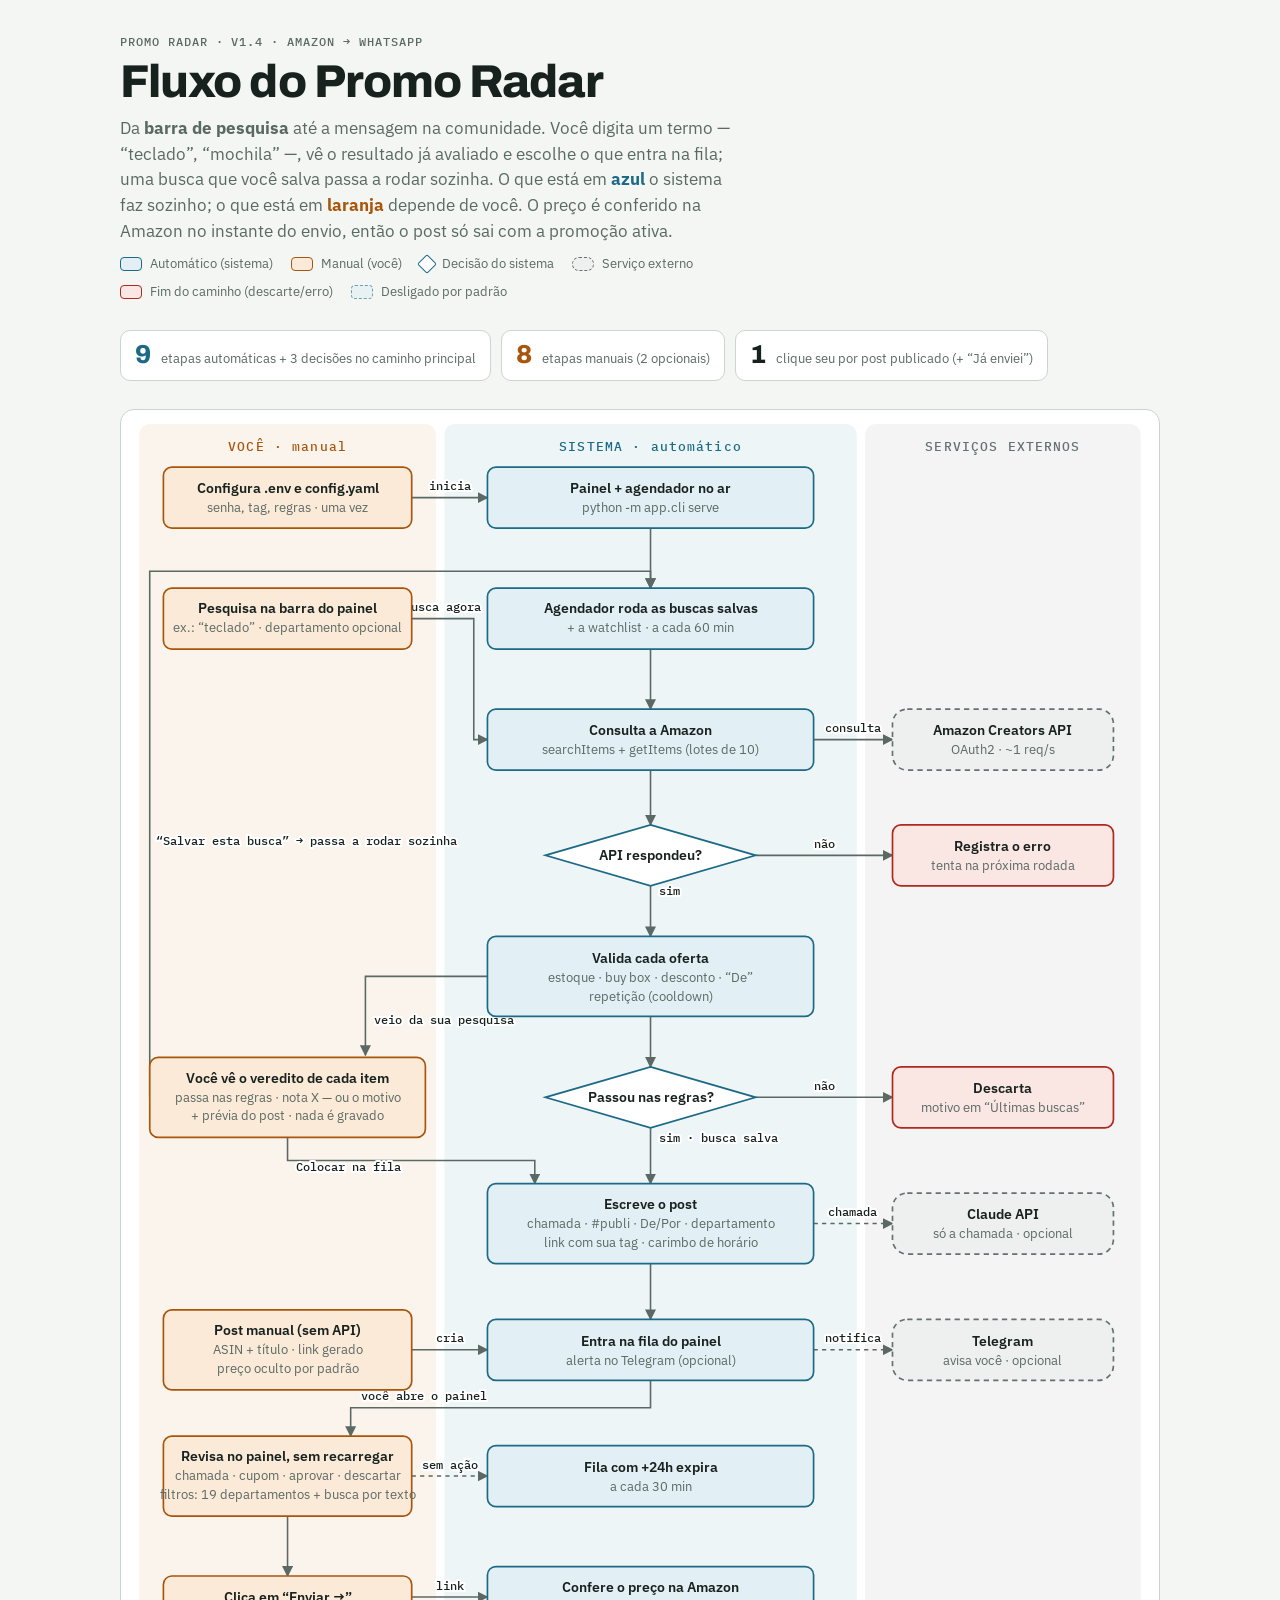
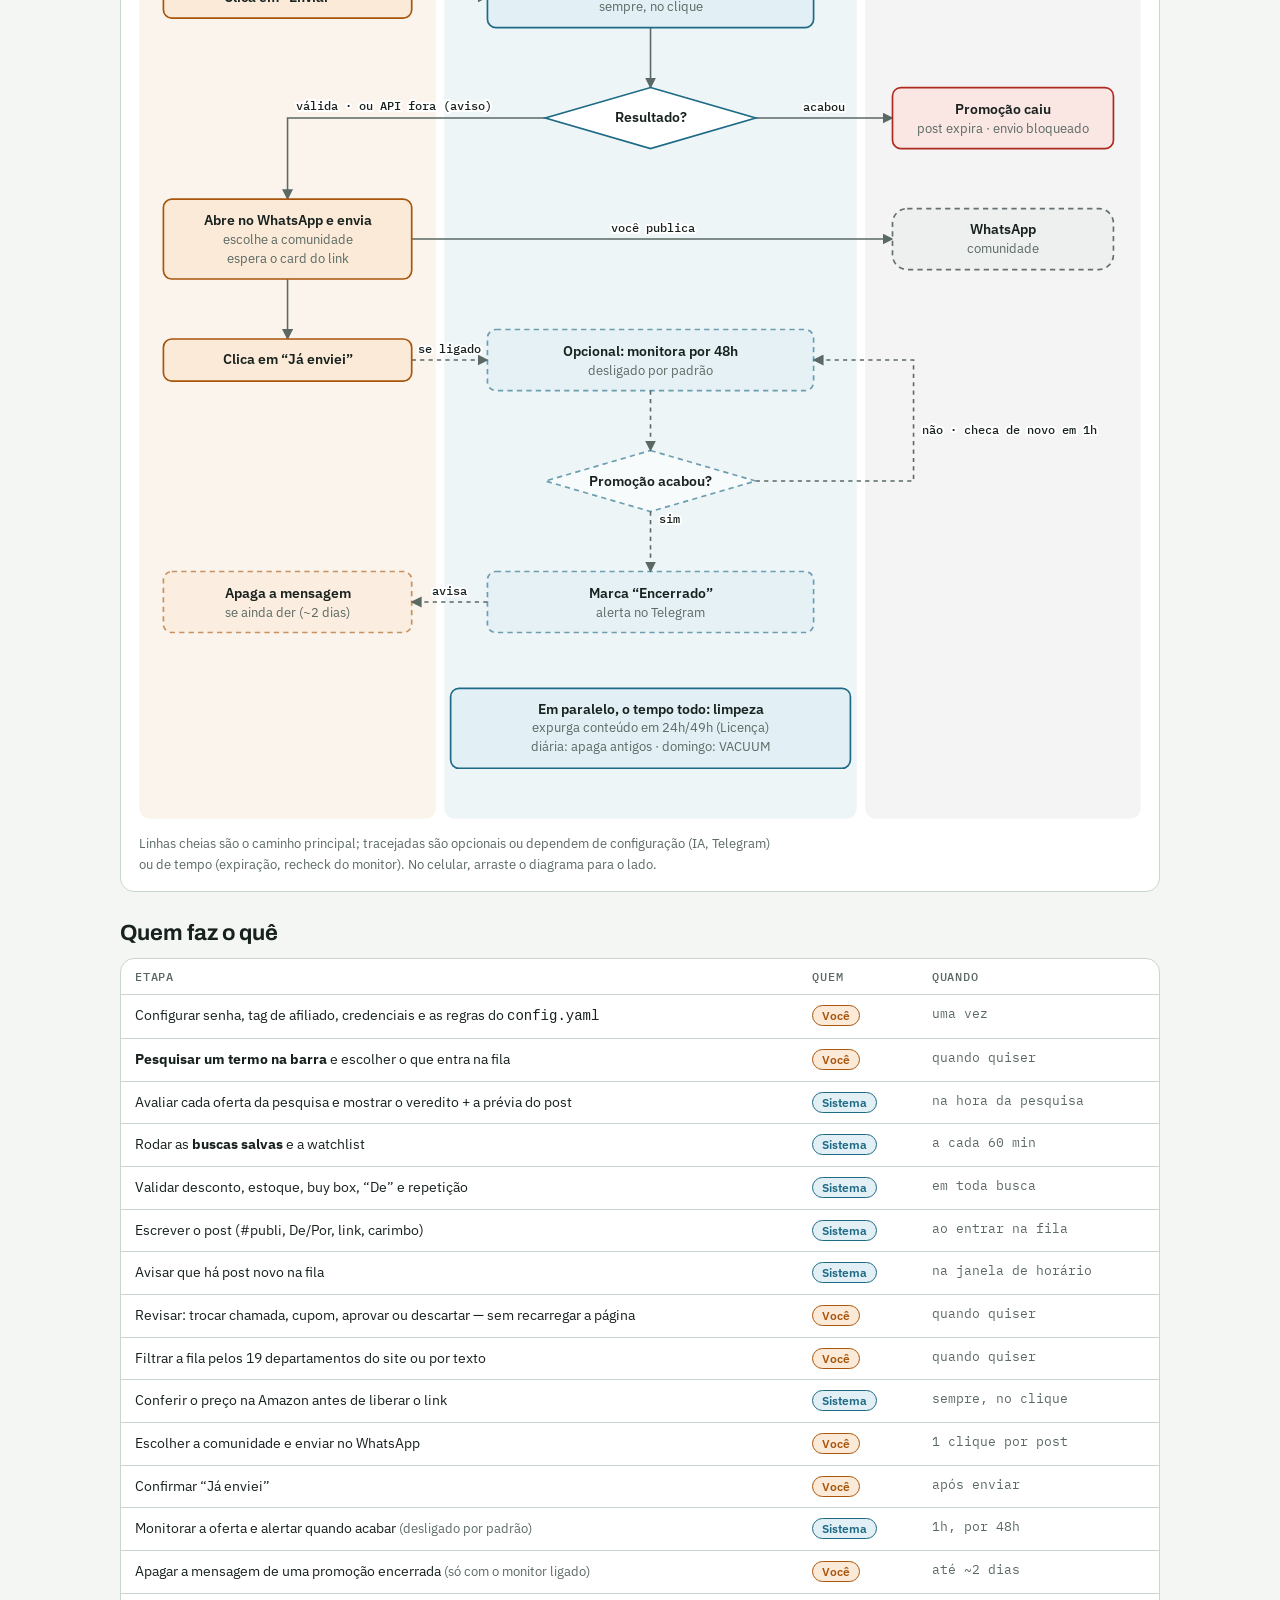
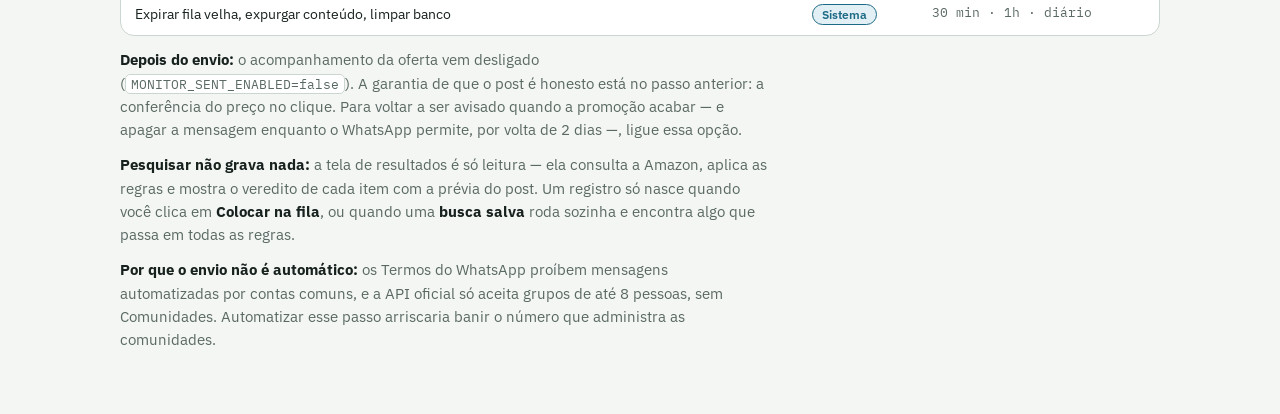
<file: promo-radar/docs/fluxograma.html>
<!doctype html>
<html lang="pt-BR"><head><meta charset="utf-8"><meta name="viewport" content="width=device-width, initial-scale=1">
<title>Fluxo do Promo Radar</title>
<link rel="preconnect" href="https://fonts.googleapis.com">
<link rel="stylesheet" href="https://fonts.googleapis.com/css2?family=Archivo:wght@500;700;800&family=IBM+Plex+Sans:wght@400;500;600&family=IBM+Plex+Mono:wght@400;500&display=swap">
<style>
:root{
  --bg:#F4F6F3; --paper:#FFFFFF; --ink:#17211E; --muted:#5A6964; --line:#CBD5D1;
  --auto:#1D6A86; --auto-bg:#E2EFF4; --auto-lane:#EEF5F7;
  --man:#A9560D; --man-bg:#FBEAD8; --man-lane:#FBF4EC;
  --ext:#667072; --ext-bg:#EEF0F0; --ext-lane:#F3F4F3;
  --stop:#AE2A20; --stop-bg:#FAE6E3;
  --display:"Archivo", "Helvetica Neue", Arial, sans-serif;
  --body:"IBM Plex Sans", system-ui, -apple-system, "Segoe UI", sans-serif;
  --mono:"IBM Plex Mono", ui-monospace, "SFMono-Regular", Menlo, monospace;
}
@media (prefers-color-scheme: dark){
  :root:not([data-theme="light"]){
    --bg:#0F1514; --paper:#161E1C; --ink:#E2E9E6; --muted:#98A7A2; --line:#2B3633;
    --auto:#72BCD9; --auto-bg:#14303A; --auto-lane:#121E21;
    --man:#EFA864; --man-bg:#3A2614; --man-lane:#1C1814;
    --ext:#9EA7A8; --ext-bg:#1D2425; --ext-lane:#151B1A;
    --stop:#F08A80; --stop-bg:#3A1714;
  }
}
:root[data-theme="dark"]{
  --bg:#0F1514; --paper:#161E1C; --ink:#E2E9E6; --muted:#98A7A2; --line:#2B3633;
  --auto:#72BCD9; --auto-bg:#14303A; --auto-lane:#121E21;
  --man:#EFA864; --man-bg:#3A2614; --man-lane:#1C1814;
  --ext:#9EA7A8; --ext-bg:#1D2425; --ext-lane:#151B1A;
  --stop:#F08A80; --stop-bg:#3A1714;
}
*{box-sizing:border-box}
body{background:var(--bg);color:var(--ink);font:15px/1.55 var(--body);padding-inline:16px;padding-block:28px 56px}
.wrap{max-width:1040px;margin:0 auto;display:flex;flex-direction:column;gap:28px}
header{display:flex;flex-direction:column;gap:10px;max-width:68ch}
.eyebrow{font:500 12px/1 var(--mono);letter-spacing:.08em;text-transform:uppercase;color:var(--muted)}
h1{font:800 clamp(30px,5vw,46px)/1.05 var(--display);letter-spacing:-.02em;margin:0;text-wrap:balance}
h2{font:700 22px/1.2 var(--display);margin:0;text-wrap:balance}
.lede{margin:0;color:var(--muted);font-size:16.5px}
.lede b.a{color:var(--auto)} .lede b.m{color:var(--man)}
.legend{display:flex;flex-wrap:wrap;gap:8px 18px;font-size:13px;color:var(--muted)}
.legend span{display:inline-flex;align-items:center;gap:8px}
.sw{width:22px;height:14px;border-radius:4px;border:1.5px solid;display:inline-block}
.sw.a{background:var(--auto-bg);border-color:var(--auto)} .sw.m{background:var(--man-bg);border-color:var(--man)}
.sw.e{background:var(--ext-bg);border-color:var(--ext);border-style:dashed;border-radius:7px} .sw.s{background:var(--stop-bg);border-color:var(--stop)}
.sw.d{width:14px;height:14px;transform:rotate(45deg);background:var(--paper);border-color:var(--auto);border-radius:2px}
.sw.o{background:var(--auto-bg);border-color:var(--auto);border-style:dashed;opacity:.62}
.tally{display:flex;flex-wrap:wrap;gap:10px}
.tally div{background:var(--paper);border:1px solid var(--line);border-radius:10px;padding:10px 14px;display:flex;gap:10px;align-items:baseline}
.tally b{font:800 26px/1 var(--display);font-variant-numeric:tabular-nums}
.tally .a b{color:var(--auto)} .tally .m b{color:var(--man)}
.tally span{color:var(--muted);font-size:13px}
figure{margin:0;background:var(--paper);border:1px solid var(--line);border-radius:14px;padding:14px}
.scroll{overflow-x:auto}
figure svg{display:block;width:100%;min-width:760px;height:auto}
figcaption{font-size:13px;color:var(--muted);padding:12px 4px 2px;max-width:80ch}
.lane{stroke:none} .lane-m{fill:var(--man-lane)} .lane-s{fill:var(--auto-lane)} .lane-e{fill:var(--ext-lane)}
.lane-t{font:500 12px var(--mono);letter-spacing:.09em} .lane-m-t{fill:var(--man)} .lane-s-t{fill:var(--auto)} .lane-e-t{fill:var(--ext)}
.nd{stroke-width:1.6}
.nd.auto{fill:var(--auto-bg);stroke:var(--auto)} .nd.man{fill:var(--man-bg);stroke:var(--man)}
.nd.ext{fill:var(--ext-bg);stroke:var(--ext);stroke-dasharray:5 4} .nd.stop{fill:var(--stop-bg);stroke:var(--stop)}
.nd.dec,.nd.deco{fill:var(--paper);stroke:var(--auto)}
.nd.opt{fill:var(--auto-bg);stroke:var(--auto);stroke-dasharray:5 4;opacity:.62}
.nd.mano{fill:var(--man-bg);stroke:var(--man);stroke-dasharray:5 4;opacity:.62}
.nd.deco{stroke-dasharray:5 4;opacity:.62}
.nt{font:600 13.5px var(--body);fill:var(--ink)} .ns{font:400 12px var(--body);fill:var(--muted)}
.edge{fill:none;stroke:var(--muted);stroke-width:1.5} .edge-opt{stroke-dasharray:4 4}
.ah{fill:var(--muted)}
.el{font:500 11px var(--mono);fill:var(--ink);paint-order:stroke;stroke:var(--paper);stroke-width:4px;stroke-linejoin:round}
section{display:flex;flex-direction:column;gap:12px}
.tbl{overflow-x:auto;background:var(--paper);border:1px solid var(--line);border-radius:14px}
table{border-collapse:collapse;width:100%;min-width:560px;font-size:14px}
th,td{text-align:left;padding:10px 14px;border-bottom:1px solid var(--line);vertical-align:top}
th{font:500 11.5px var(--mono);letter-spacing:.07em;text-transform:uppercase;color:var(--muted)}
tr:last-child td{border-bottom:0}
td.when{font:13px var(--mono);color:var(--muted);white-space:nowrap}
.who{display:inline-block;font:600 12px var(--body);padding:2px 9px;border-radius:99px;border:1.5px solid}
.who.a{color:var(--auto);border-color:var(--auto);background:var(--auto-bg)} .who.m{color:var(--man);border-color:var(--man);background:var(--man-bg)}
.note{max-width:72ch;color:var(--muted);margin:0}
.note b{color:var(--ink)}
.note code{font:12.5px var(--mono);background:var(--paper);border:1px solid var(--line);border-radius:5px;padding:1px 5px}
td em{color:var(--muted);font-style:normal;font-size:12.5px}
</style>
</head><body>
<div class="wrap">
<header>
  <div class="eyebrow">Promo Radar · v1.4 · Amazon → WhatsApp</div>
  <h1>Fluxo do Promo Radar</h1>
  <p class="lede">Da <b>barra de pesquisa</b> até a mensagem na comunidade. Você digita um termo — “teclado”, “mochila” —, vê o resultado já avaliado e escolhe o que entra na fila; uma busca que você salva passa a rodar sozinha. O que está em <b class="a">azul</b> o sistema faz sozinho; o que está em <b class="m">laranja</b> depende de você. O preço é conferido na Amazon no instante do envio, então o post só sai com a promoção ativa.</p>
  <div class="legend">
    <span><i class="sw a"></i>Automático (sistema)</span>
    <span><i class="sw m"></i>Manual (você)</span>
    <span><i class="sw d"></i>Decisão do sistema</span>
    <span><i class="sw e"></i>Serviço externo</span>
    <span><i class="sw s"></i>Fim do caminho (descarte/erro)</span>
    <span><i class="sw o"></i>Desligado por padrão</span>
  </div>
</header>

<div class="tally">
  <div class="a"><b>9</b><span>etapas automáticas + 3 decisões no caminho principal</span></div>
  <div class="m"><b>8</b><span>etapas manuais (2 opcionais)</span></div>
  <div><b>1</b><span>clique seu por post publicado (+ “Já enviei”)</span></div>
</div>

<figure>
  <div class="scroll">
<svg viewBox="0 0 960 1900" role="img" aria-label="Fluxograma do Promo Radar: em azul o que o sistema faz sozinho, em laranja o que você faz, em cinza tracejado os serviços externos" xmlns="http://www.w3.org/2000/svg">
<defs><marker id="ar" viewBox="0 0 10 10" refX="9" refY="5" markerWidth="7" markerHeight="7" orient="auto-start-reverse"><path d="M0 0L10 5L0 10z" class="ah"/></marker></defs>
<rect x="4" y="0" width="282" height="1896" rx="10" class="lane lane-m"/>
<text x="145.0" y="26" text-anchor="middle" class="lane-t lane-m-t">VOCÊ · manual</text>
<rect x="294" y="0" width="392" height="1896" rx="10" class="lane lane-s"/>
<text x="490.0" y="26" text-anchor="middle" class="lane-t lane-s-t">SISTEMA · automático</text>
<rect x="694" y="0" width="262" height="1896" rx="10" class="lane lane-e"/>
<text x="825.0" y="26" text-anchor="middle" class="lane-t lane-e-t">SERVIÇOS EXTERNOS</text>
<polyline points="263,70 335,70" class="edge " marker-end="url(#ar)"/>
<text x="299" y="63" text-anchor="middle" class="el">inicia</text>
<polyline points="490,99 490,156" class="edge " marker-end="url(#ar)"/>
<polyline points="490,214 490,271" class="edge " marker-end="url(#ar)"/>
<polyline points="263,185 322,185 322,300 335,300" class="edge " marker-end="url(#ar)"/>
<text x="292" y="178" text-anchor="middle" class="el">busca agora</text>
<polyline points="645,300 720,300" class="edge " marker-end="url(#ar)"/>
<text x="682" y="293" text-anchor="middle" class="el">consulta</text>
<polyline points="490,329 490,381" class="edge " marker-end="url(#ar)"/>
<polyline points="590,410 720,410" class="edge " marker-end="url(#ar)"/>
<text x="655" y="403" text-anchor="middle" class="el">não</text>
<polyline points="490,439 490,487" class="edge " marker-end="url(#ar)"/>
<text x="498" y="448" class="el">sim</text>
<polyline points="490,563 490,611" class="edge " marker-end="url(#ar)"/>
<polyline points="590,640 720,640" class="edge " marker-end="url(#ar)"/>
<text x="655" y="633" text-anchor="middle" class="el">não</text>
<polyline points="490,669 490,722" class="edge " marker-end="url(#ar)"/>
<text x="498" y="682" class="el">sim · busca salva</text>
<polyline points="335,525 219,525 219,600" class="edge " marker-end="url(#ar)"/>
<text x="227" y="570" class="el">veio da sua pesquisa</text>
<polyline points="145,678 145,700 380,700 380,722" class="edge " marker-end="url(#ar)"/>
<text x="153" y="710" class="el">Colocar na fila</text>
<polyline points="14,640 14,640 14,140 490,140 490,156" class="edge " marker-end="url(#ar)"/>
<text x="20" y="400" class="el">“Salvar esta busca” → passa a rodar sozinha</text>
<polyline points="645,760 720,760" class="edge edge-opt" marker-end="url(#ar)"/>
<text x="682" y="753" text-anchor="middle" class="el">chamada</text>
<polyline points="490,798 490,851" class="edge " marker-end="url(#ar)"/>
<polyline points="645,880 720,880" class="edge edge-opt" marker-end="url(#ar)"/>
<text x="682" y="873" text-anchor="middle" class="el">notifica</text>
<polyline points="263,880 335,880" class="edge " marker-end="url(#ar)"/>
<text x="299" y="873" text-anchor="middle" class="el">cria</text>
<polyline points="490,909 490,935 205,935 205,962" class="edge " marker-end="url(#ar)"/>
<text x="215" y="928" class="el">você abre o painel</text>
<polyline points="263,1000 335,1000" class="edge edge-opt" marker-end="url(#ar)"/>
<text x="299" y="993" text-anchor="middle" class="el">sem ação</text>
<polyline points="145,1038 145,1095" class="edge " marker-end="url(#ar)"/>
<polyline points="263,1115 335,1115" class="edge " marker-end="url(#ar)"/>
<text x="299" y="1108" text-anchor="middle" class="el">link</text>
<polyline points="490,1144 490,1201" class="edge " marker-end="url(#ar)"/>
<polyline points="590,1230 720,1230" class="edge " marker-end="url(#ar)"/>
<text x="655" y="1223" text-anchor="middle" class="el">acabou</text>
<polyline points="390,1230 145,1230 145,1307" class="edge " marker-end="url(#ar)"/>
<text x="153" y="1222" class="el">válida · ou API fora (aviso)</text>
<polyline points="263,1345 720,1345" class="edge " marker-end="url(#ar)"/>
<text x="492" y="1338" text-anchor="middle" class="el">você publica</text>
<polyline points="145,1383 145,1440" class="edge " marker-end="url(#ar)"/>
<polyline points="263,1460 335,1460" class="edge edge-opt" marker-end="url(#ar)"/>
<text x="299" y="1453" text-anchor="middle" class="el">se ligado</text>
<polyline points="490,1489 490,1546" class="edge edge-opt" marker-end="url(#ar)"/>
<polyline points="590,1575 740,1575 740,1460 645,1460" class="edge edge-opt" marker-end="url(#ar)"/>
<text x="748" y="1530" class="el">não · checa de novo em 1h</text>
<polyline points="490,1604 490,1661" class="edge edge-opt" marker-end="url(#ar)"/>
<text x="498" y="1615" class="el">sim</text>
<polyline points="335,1690 263,1690" class="edge edge-opt" marker-end="url(#ar)"/>
<text x="299" y="1683" text-anchor="middle" class="el">avisa</text>
<rect x="27" y="41" width="236" height="58" rx="8" class="nd man"/>
<text x="145" y="66" text-anchor="middle" class="nt">Configura .env e config.yaml</text>
<text x="145" y="84" text-anchor="middle" class="ns">senha, tag, regras · uma vez</text>
<rect x="335" y="41" width="310" height="58" rx="8" class="nd auto"/>
<text x="490" y="66" text-anchor="middle" class="nt">Painel + agendador no ar</text>
<text x="490" y="84" text-anchor="middle" class="ns">python -m app.cli serve</text>
<rect x="335" y="156" width="310" height="58" rx="8" class="nd auto"/>
<text x="490" y="180" text-anchor="middle" class="nt">Agendador roda as buscas salvas</text>
<text x="490" y="198" text-anchor="middle" class="ns">+ a watchlist · a cada 60 min</text>
<rect x="27" y="156" width="236" height="58" rx="8" class="nd man"/>
<text x="145" y="180" text-anchor="middle" class="nt">Pesquisa na barra do painel</text>
<text x="145" y="198" text-anchor="middle" class="ns">ex.: “teclado” · departamento opcional</text>
<rect x="335" y="271" width="310" height="58" rx="8" class="nd auto"/>
<text x="490" y="296" text-anchor="middle" class="nt">Consulta a Amazon</text>
<text x="490" y="314" text-anchor="middle" class="ns">searchItems + getItems (lotes de 10)</text>
<rect x="720" y="271" width="210" height="58" rx="14" class="nd ext"/>
<text x="825" y="296" text-anchor="middle" class="nt">Amazon Creators API</text>
<text x="825" y="314" text-anchor="middle" class="ns">OAuth2 · ~1 req/s</text>
<polygon points="490.0,381.0 590.0,410 490.0,439.0 390.0,410" class="nd dec"/>
<text x="490" y="414" text-anchor="middle" class="nt">API respondeu?</text>
<rect x="720" y="381" width="210" height="58" rx="8" class="nd stop"/>
<text x="825" y="406" text-anchor="middle" class="nt">Registra o erro</text>
<text x="825" y="424" text-anchor="middle" class="ns">tenta na próxima rodada</text>
<rect x="335" y="487" width="310" height="76" rx="8" class="nd auto"/>
<text x="490" y="512" text-anchor="middle" class="nt">Valida cada oferta</text>
<text x="490" y="530" text-anchor="middle" class="ns">estoque · buy box · desconto · “De”</text>
<text x="490" y="548" text-anchor="middle" class="ns">repetição (cooldown)</text>
<polygon points="490.0,611.0 590.0,640 490.0,669.0 390.0,640" class="nd dec"/>
<text x="490" y="644" text-anchor="middle" class="nt">Passou nas regras?</text>
<rect x="720" y="611" width="210" height="58" rx="8" class="nd stop"/>
<text x="825" y="636" text-anchor="middle" class="nt">Descarta</text>
<text x="825" y="654" text-anchor="middle" class="ns">motivo em “Últimas buscas”</text>
<rect x="14" y="602" width="262" height="76" rx="8" class="nd man"/>
<text x="145" y="626" text-anchor="middle" class="nt">Você vê o veredito de cada item</text>
<text x="145" y="644" text-anchor="middle" class="ns">passa nas regras · nota X — ou o motivo</text>
<text x="145" y="662" text-anchor="middle" class="ns">+ prévia do post · nada é gravado</text>
<rect x="335" y="722" width="310" height="76" rx="8" class="nd auto"/>
<text x="490" y="746" text-anchor="middle" class="nt">Escreve o post</text>
<text x="490" y="764" text-anchor="middle" class="ns">chamada · #publi · De/Por · departamento</text>
<text x="490" y="782" text-anchor="middle" class="ns">link com sua tag · carimbo de horário</text>
<rect x="720" y="731" width="210" height="58" rx="14" class="nd ext"/>
<text x="825" y="756" text-anchor="middle" class="nt">Claude API</text>
<text x="825" y="774" text-anchor="middle" class="ns">só a chamada · opcional</text>
<rect x="335" y="851" width="310" height="58" rx="8" class="nd auto"/>
<text x="490" y="876" text-anchor="middle" class="nt">Entra na fila do painel</text>
<text x="490" y="894" text-anchor="middle" class="ns">alerta no Telegram (opcional)</text>
<rect x="720" y="851" width="210" height="58" rx="14" class="nd ext"/>
<text x="825" y="876" text-anchor="middle" class="nt">Telegram</text>
<text x="825" y="894" text-anchor="middle" class="ns">avisa você · opcional</text>
<rect x="27" y="842" width="236" height="76" rx="8" class="nd man"/>
<text x="145" y="866" text-anchor="middle" class="nt">Post manual (sem API)</text>
<text x="145" y="884" text-anchor="middle" class="ns">ASIN + título · link gerado</text>
<text x="145" y="902" text-anchor="middle" class="ns">preço oculto por padrão</text>
<rect x="27" y="962" width="236" height="76" rx="8" class="nd man"/>
<text x="145" y="986" text-anchor="middle" class="nt">Revisa no painel, sem recarregar</text>
<text x="145" y="1004" text-anchor="middle" class="ns">chamada · cupom · aprovar · descartar</text>
<text x="145" y="1022" text-anchor="middle" class="ns">filtros: 19 departamentos + busca por texto</text>
<rect x="335" y="971" width="310" height="58" rx="8" class="nd auto"/>
<text x="490" y="996" text-anchor="middle" class="nt">Fila com +24h expira</text>
<text x="490" y="1014" text-anchor="middle" class="ns">a cada 30 min</text>
<rect x="27" y="1095" width="236" height="40" rx="8" class="nd man"/>
<text x="145" y="1120" text-anchor="middle" class="nt">Clica em “Enviar →”</text>
<rect x="335" y="1086" width="310" height="58" rx="8" class="nd auto"/>
<text x="490" y="1110" text-anchor="middle" class="nt">Confere o preço na Amazon</text>
<text x="490" y="1128" text-anchor="middle" class="ns">sempre, no clique</text>
<polygon points="490.0,1201.0 590.0,1230 490.0,1259.0 390.0,1230" class="nd dec"/>
<text x="490" y="1234" text-anchor="middle" class="nt">Resultado?</text>
<rect x="720" y="1201" width="210" height="58" rx="8" class="nd stop"/>
<text x="825" y="1226" text-anchor="middle" class="nt">Promoção caiu</text>
<text x="825" y="1244" text-anchor="middle" class="ns">post expira · envio bloqueado</text>
<rect x="27" y="1307" width="236" height="76" rx="8" class="nd man"/>
<text x="145" y="1332" text-anchor="middle" class="nt">Abre no WhatsApp e envia</text>
<text x="145" y="1350" text-anchor="middle" class="ns">escolhe a comunidade</text>
<text x="145" y="1368" text-anchor="middle" class="ns">espera o card do link</text>
<rect x="720" y="1316" width="210" height="58" rx="14" class="nd ext"/>
<text x="825" y="1340" text-anchor="middle" class="nt">WhatsApp</text>
<text x="825" y="1358" text-anchor="middle" class="ns">comunidade</text>
<rect x="27" y="1440" width="236" height="40" rx="8" class="nd man"/>
<text x="145" y="1464" text-anchor="middle" class="nt">Clica em “Já enviei”</text>
<rect x="335" y="1431" width="310" height="58" rx="8" class="nd opt"/>
<text x="490" y="1456" text-anchor="middle" class="nt">Opcional: monitora por 48h</text>
<text x="490" y="1474" text-anchor="middle" class="ns">desligado por padrão</text>
<polygon points="490.0,1546.0 590.0,1575 490.0,1604.0 390.0,1575" class="nd deco"/>
<text x="490" y="1580" text-anchor="middle" class="nt">Promoção acabou?</text>
<rect x="335" y="1661" width="310" height="58" rx="8" class="nd opt"/>
<text x="490" y="1686" text-anchor="middle" class="nt">Marca “Encerrado”</text>
<text x="490" y="1704" text-anchor="middle" class="ns">alerta no Telegram</text>
<rect x="27" y="1661" width="236" height="58" rx="8" class="nd mano"/>
<text x="145" y="1686" text-anchor="middle" class="nt">Apaga a mensagem</text>
<text x="145" y="1704" text-anchor="middle" class="ns">se ainda der (~2 dias)</text>
<rect x="300" y="1772" width="380" height="76" rx="8" class="nd auto"/>
<text x="490" y="1796" text-anchor="middle" class="nt">Em paralelo, o tempo todo: limpeza</text>
<text x="490" y="1814" text-anchor="middle" class="ns">expurga conteúdo em 24h/49h (Licença)</text>
<text x="490" y="1832" text-anchor="middle" class="ns">diária: apaga antigos · domingo: VACUUM</text>
</svg>
  </div>
  <figcaption>Linhas cheias são o caminho principal; tracejadas são opcionais ou dependem de configuração (IA, Telegram) ou de tempo (expiração, recheck do monitor). No celular, arraste o diagrama para o lado.</figcaption>
</figure>

<section>
  <h2>Quem faz o quê</h2>
  <div class="tbl"><table>
    <thead><tr><th>Etapa</th><th>Quem</th><th>Quando</th></tr></thead>
    <tbody>
      <tr><td>Configurar senha, tag de afiliado, credenciais e as regras do <code>config.yaml</code></td><td><span class="who m">Você</span></td><td class="when">uma vez</td></tr>
      <tr><td><b>Pesquisar um termo na barra</b> e escolher o que entra na fila</td><td><span class="who m">Você</span></td><td class="when">quando quiser</td></tr>
      <tr><td>Avaliar cada oferta da pesquisa e mostrar o veredito + a prévia do post</td><td><span class="who a">Sistema</span></td><td class="when">na hora da pesquisa</td></tr>
      <tr><td>Rodar as <b>buscas salvas</b> e a watchlist</td><td><span class="who a">Sistema</span></td><td class="when">a cada 60 min</td></tr>
      <tr><td>Validar desconto, estoque, buy box, “De” e repetição</td><td><span class="who a">Sistema</span></td><td class="when">em toda busca</td></tr>
      <tr><td>Escrever o post (#publi, De/Por, link, carimbo)</td><td><span class="who a">Sistema</span></td><td class="when">ao entrar na fila</td></tr>
      <tr><td>Avisar que há post novo na fila</td><td><span class="who a">Sistema</span></td><td class="when">na janela de horário</td></tr>
      <tr><td>Revisar: trocar chamada, cupom, aprovar ou descartar — sem recarregar a página</td><td><span class="who m">Você</span></td><td class="when">quando quiser</td></tr>
      <tr><td>Filtrar a fila pelos 19 departamentos do site ou por texto</td><td><span class="who m">Você</span></td><td class="when">quando quiser</td></tr>
      <tr><td>Conferir o preço na Amazon antes de liberar o link</td><td><span class="who a">Sistema</span></td><td class="when">sempre, no clique</td></tr>
      <tr><td>Escolher a comunidade e enviar no WhatsApp</td><td><span class="who m">Você</span></td><td class="when">1 clique por post</td></tr>
      <tr><td>Confirmar “Já enviei”</td><td><span class="who m">Você</span></td><td class="when">após enviar</td></tr>
      <tr><td>Monitorar a oferta e alertar quando acabar <em>(desligado por padrão)</em></td><td><span class="who a">Sistema</span></td><td class="when">1h, por 48h</td></tr>
      <tr><td>Apagar a mensagem de uma promoção encerrada <em>(só com o monitor ligado)</em></td><td><span class="who m">Você</span></td><td class="when">até ~2 dias</td></tr>
      <tr><td>Expirar fila velha, expurgar conteúdo, limpar banco</td><td><span class="who a">Sistema</span></td><td class="when">30 min · 1h · diário</td></tr>
    </tbody>
  </table></div>
  <p class="note"><b>Depois do envio:</b> o acompanhamento da oferta vem desligado (<code>MONITOR_SENT_ENABLED=false</code>). A garantia de que o post é honesto está no passo anterior: a conferência do preço no clique. Para voltar a ser avisado quando a promoção acabar — e apagar a mensagem enquanto o WhatsApp permite, por volta de 2 dias —, ligue essa opção.</p>
  <p class="note"><b>Pesquisar não grava nada:</b> a tela de resultados é só leitura — ela consulta a Amazon, aplica as regras e mostra o veredito de cada item com a prévia do post. Um registro só nasce quando você clica em <b>Colocar na fila</b>, ou quando uma <b>busca salva</b> roda sozinha e encontra algo que passa em todas as regras.</p>
  <p class="note"><b>Por que o envio não é automático:</b> os Termos do WhatsApp proíbem mensagens automatizadas por contas comuns, e a API oficial só aceita grupos de até 8 pessoas, sem Comunidades. Automatizar esse passo arriscaria banir o número que administra as comunidades.</p>
</section>
</div>

</body></html>
</file>
